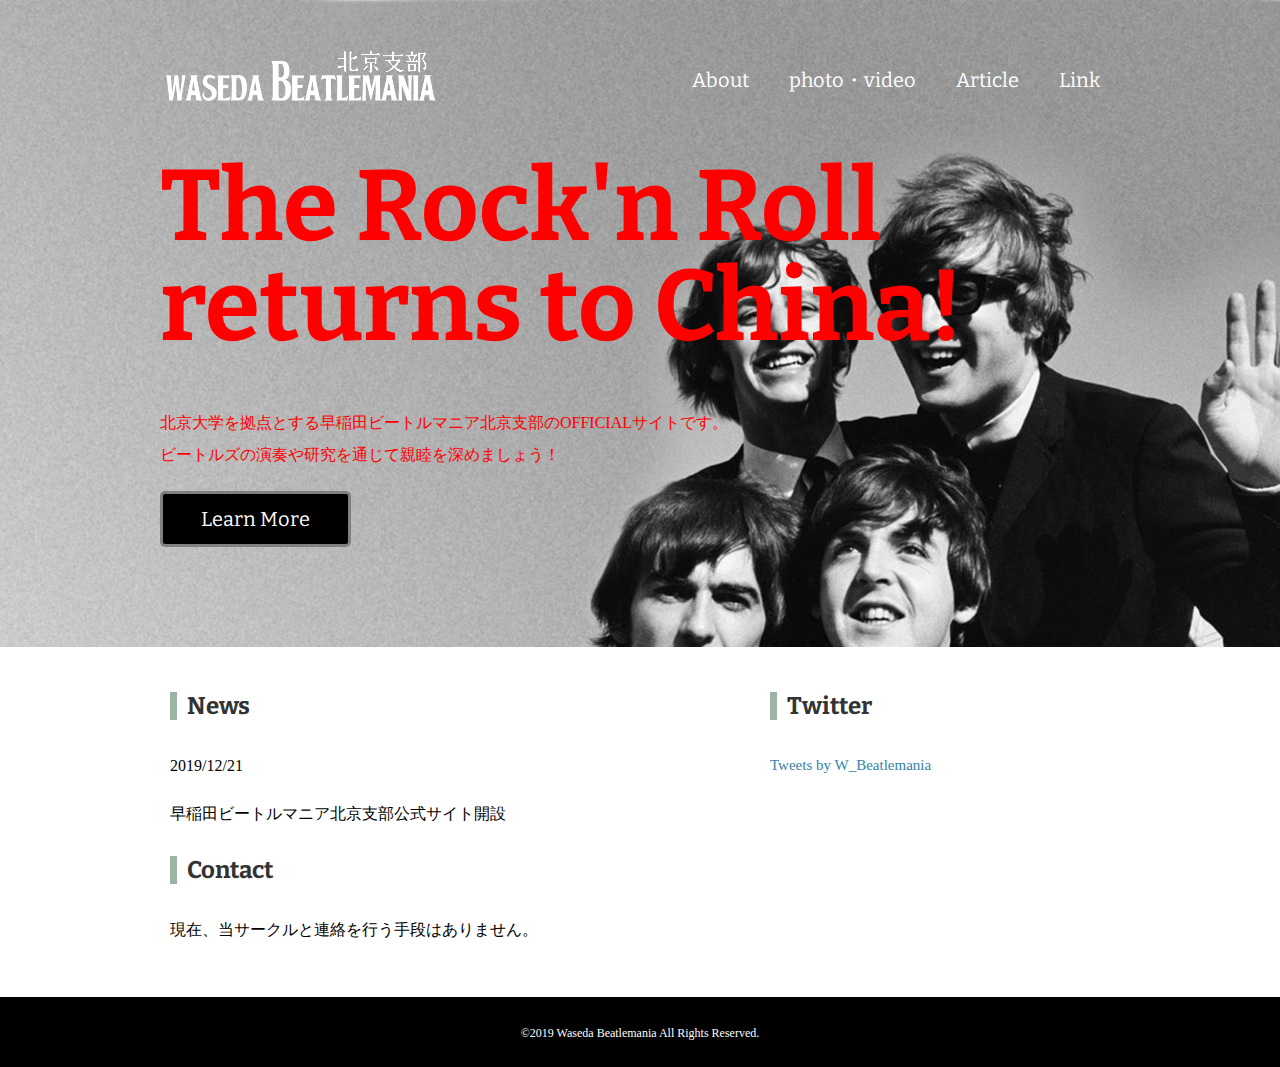
<file: index.html>
<!DOCTYPE html>
<html>
<head>
<meta charset="UTF-8">
<title>早稲田ビートルマニア北京支部</title>
<link href="https://fonts.googleapis.com/css?family=Bitter:400,700&display=swap" rel="stylesheet">
<link href="css/style.css" rel="stylesheet">
<link href="favicon.ico" rel="shortcut icon">
</head>
<body id="index">
  
  <!-- header始まり -->
  <header>
    <div class="logo">
        <a href="index.html"><img src="images/waseda-beatle-logo.png" alt="WASEDA BEATLEMANIA BEIJIN"></a>
    </div>
    <nav>
      <ul class="global-nav">
        <li><a href="about.html">About</a></li>
        <li><a href="photo・video.html">photo・video</a></li>
        <li><a href="article.html">Article</a></li>
        <li><a href="link.html">Link</a></li>
      </ul>
    </nav>
  </header>
  <!--  header終わり -->
  
  <!--  wrap始まり -->
  <div id="wrap">
    <div class="content">
      <h1>The Rock'n Roll returns to China!</h1>
      <p>北京大学を拠点とする早稲田ビートルマニア北京支部のOFFICIALサイトです。<br>ビートルズの演奏や研究を通じて親睦を深めましょう！</p>
      <p class="btn"><a href="about.html">Learn More</a></p>
    </div>
    <div class="sub-content clearfix">
      <div class="width960">
        <div class="sub-main">
          <h2 class="icon">News</h2>
          <p>2019/12/21</p>
          <p>早稲田ビートルマニア北京支部公式サイト開設</p>
          <h2 class="icon">Contact</h2>
          <p>現在、当サークルと連絡を行う手段はありません。</p>
        </div>
        <section class="twitter">
            <h2 class="icon">Twitter</h2>
            <a class="twitter-timeline" data-width="360" data-height="500" data-theme="dark" href="https://twitter.com/W_Beatlemania?ref_src=twsrc%5Etfw">Tweets by W_Beatlemania</a> <script async src="https://platform.twitter.com/widgets.js" charset="utf-8"></script>
         </section>
      </div>
    </div>
  </div>
  <!--  wrap終わり-->
  
  <!-- footer終わり  -->
  <footer>
    <small>©2019 Waseda Beatlemania All Rights Reserved.</small>
  </footer>
  <!-- footer終わり -->
  
</body>
</html>
</file>
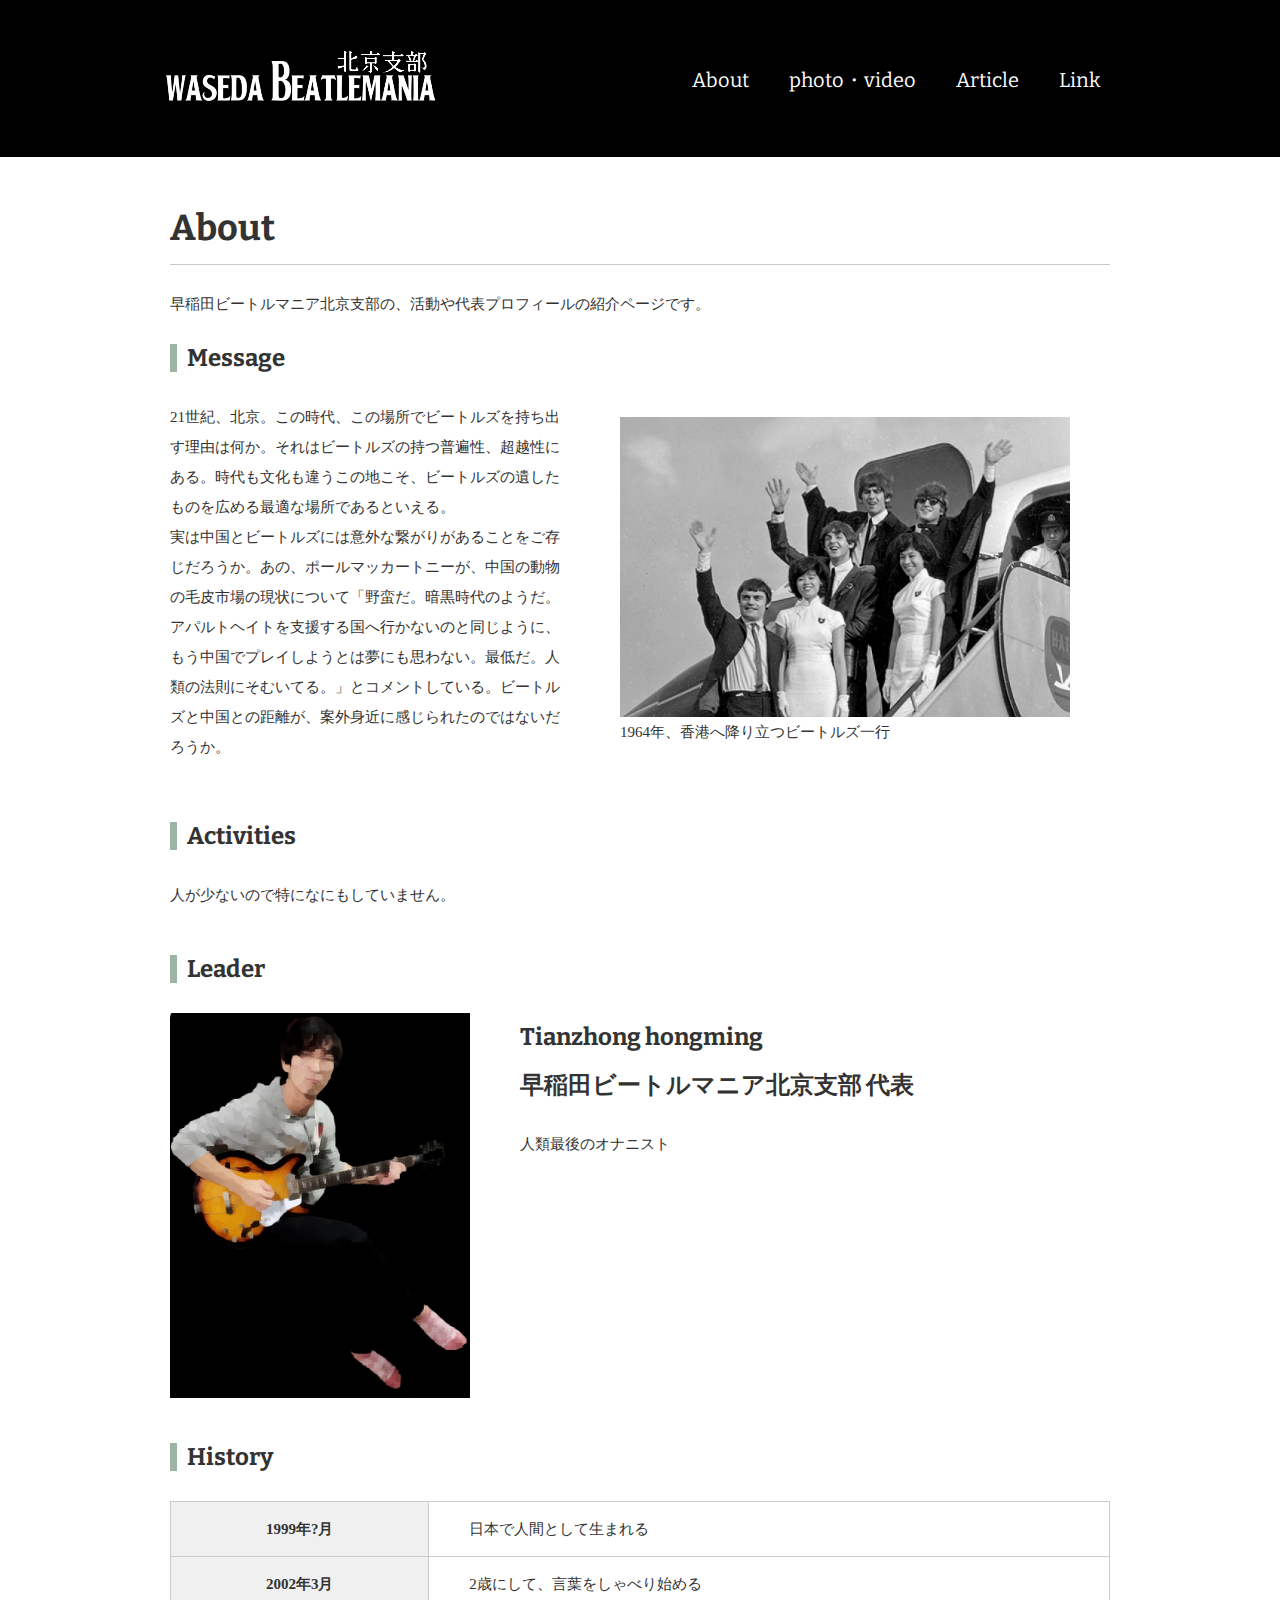
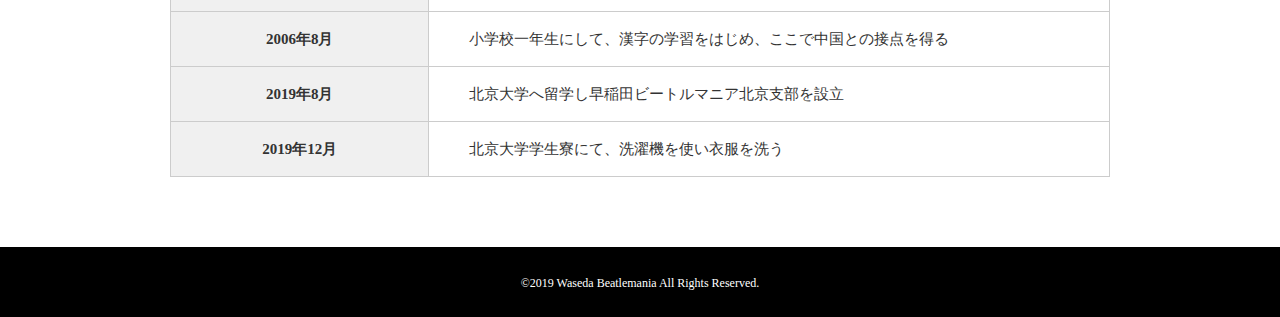
<file: about.html>
<!DOCTYPE html>
<html>
<head>
<meta charset="UTF-8">
<title>About｜早稲田ビートルマニア北京支部</title>
<link href="https://fonts.googleapis.com/css?family=Bitter:400,700&display=swap" rel="stylesheet">
<link href="css/style.css" rel="stylesheet">
<link href="favicon.ico" rel="shortcut icon">
</head>
<body id="about">
  
  <!-- header始まり -->
  <header>
    <div class="logo">
        <a href="index.html"><img src="images/waseda-beatle-logo.png" alt="WASEDA BEATLEMANIA BEIJIN"></a>
    </div>
    <nav>
      <ul class="global-nav">
        <li><a href="about.html">About</a></li>
        <li><a href="photo・video.html">photo・video</a></li>
        <li><a href="article.html">Article</a></li>
        <li><a href="link.html">Link</a></li>
      </ul>
    </nav>
  </header>
  <!--  header終わり -->
  
  <!--  wrap始まり -->
  <div id="wrap">
    <div class="content">
      <div class="main-center">
        <h1>About</h1>
        <p>早稲田ビートルマニア北京支部の、活動や代表プロフィールの紹介ページです。</p>
        <section class="clearfix">
          <h2 class="icon">Message</h2>
          <div class="message">
           <p>21世紀、北京。この時代、この場所でビートルズを持ち出す理由は何か。それはビートルズの持つ普遍性、超越性にある。時代も文化も違うこの地こそ、ビートルズの遺したものを広める最適な場所であるといえる。<br>実は中国とビートルズには意外な繋がりがあることをご存じだろうか。あの、ポールマッカートニーが、中国の動物の毛皮市場の現状について「野蛮だ。暗黒時代のようだ。アパルトヘイトを支援する国へ行かないのと同じように、もう中国でプレイしようとは夢にも思わない。最低だ。人類の法則にそむいてる。」とコメントしている。ビートルズと中国との距離が、案外身近に感じられたのではないだろうか。</p>
          </div>
          <figure>
           <img src="images/scmp_08jun64_fe_beatles1_3106-1_37140521.jpg" />
           <figcaption>1964年、香港へ降り立つビートルズ一行</figcaption>
          </figure>
        </section>
        <section>
          <h2 class="icon">Activities</h2>
          <p>人が少ないので特になにもしていません。</p>
        </section>
        <section class="profile clearfix">
          <div class="profile-txt">
            <h2 class="icon">Leader</h2>
          </div>
          <img src="images/sketch1560600537556.jpg" alt="プロフィール画像" class="profile-image">
          <div class="profile-tanaka">
           <h2>Tianzhong hongming<br>早稲田ビートルマニア北京支部 代表</h2>
           <p>人類最後のオナニスト</p>
          </div>
        </section>
        <section class="career">
          <h2 class="icon">History</h2>
          <table>
            <tr>
              <th>1999年?月</th>
              <td>日本で人間として生まれる</td>
            </tr>
            <tr>
              <th>2002年3月</th>
              <td>2歳にして、言葉をしゃべり始める</td>
            </tr>
            <tr>
              <th>2006年8月</th>
              <td>小学校一年生にして、漢字の学習をはじめ、ここで中国との接点を得る</td>
            </tr>
            <tr>
              <th>2019年8月</th>
              <td>北京大学へ留学し早稲田ビートルマニア北京支部を設立</td>
            </tr>
            <tr>
              <th>2019年12月</th>
              <td>北京大学学生寮にて、洗濯機を使い衣服を洗う</td>
            </tr>
          </table>
        </section>
      </div>
    </div>
  </div>
  <!--  wrap終わり-->
  
  <!-- footer終わり  -->
  <footer>
    <small>©2019 Waseda Beatlemania All Rights Reserved.</small>
  </footer>
  <!-- footer終わり -->
  
</body>
</html>
</file>
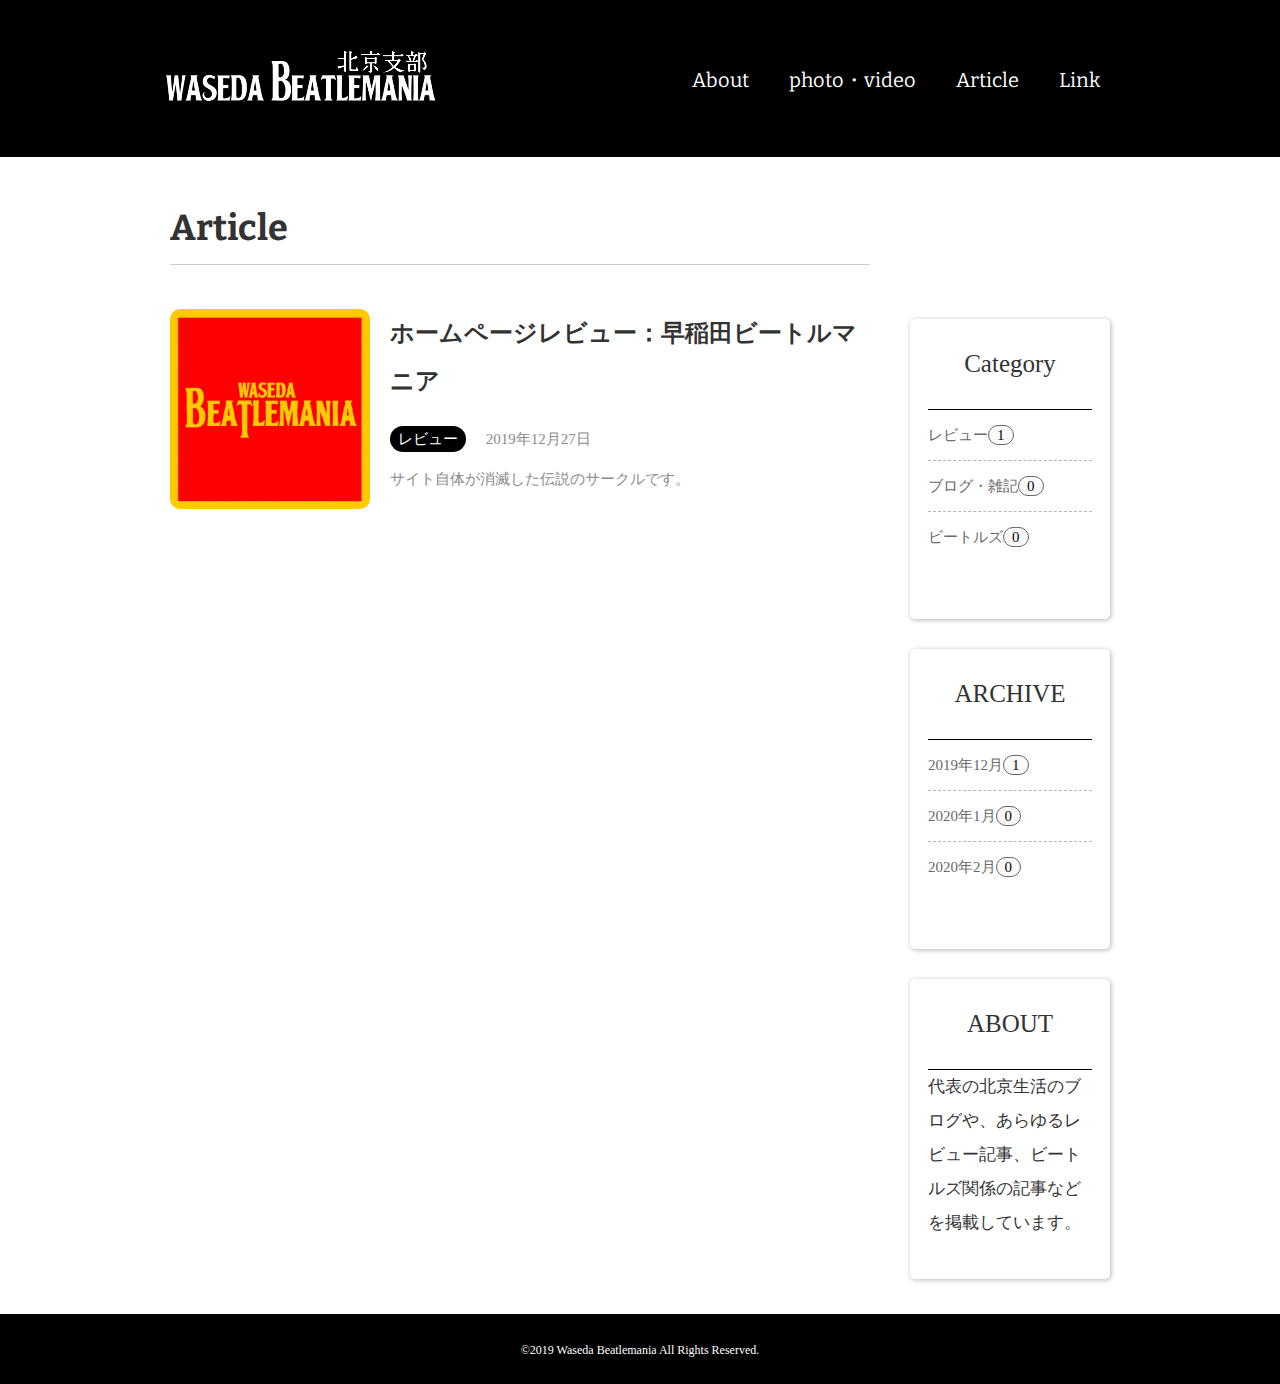
<file: article.html>
<!DOCTYPE html>
<html>
<head>
<meta charset="UTF-8">
<title>Articles｜早稲田ビートルマニア北京支部</title>
<link href="https://fonts.googleapis.com/css?family=Bitter:400,700&display=swap" rel="stylesheet">
<link href="css/style.css" rel="stylesheet">
</head>
<body id="article">
  
  <!-- header始まり -->
  <header>
    <div class="logo">
        <a href="index.html"><img src="images/waseda-beatle-logo.png" alt="WASEDA BEATLEMANIA BEIJIN"></a>
    </div>
    <nav>
      <ul class="global-nav">
        <li><a href="about.html">About</a></li>
        <li><a href="photo・video.html">photo・video</a></li>
        <li><a href="article.html">Article</a></li>
        <li><a href="link.html">Link</a></li>
      </ul>
    </nav>
  </header>
  <!--  header終わり -->
  
  <!--  wrap始まり -->
  <div id="wrap" class="clearfix">
    <div class="content">
      <div class="article-main">
        <h1>Article</h1>
        <div class="article-box">
          <figure><img src="images/waseda-beatlemania.jpg"></figure>
          <div class="article-info">
            <h2>ホームページレビュー：早稲田ビートルマニア</h2>
            <span class="article-category">レビュー</span>
            <time class="article-date">2019年12月27日</time>
            <p>サイト自体が消滅した伝説のサークルです。<p>
          </div>
        </div>
      </div>
      <div id="content-sub">
      <div class="widget">
        <div class="widget-title">Category</div>
        <ul>
          <li>レビュー<span>1</span></li>
          <li>ブログ・雑記<span>0</span></li>
          <li>ビートルズ<span>0</span></li>
        </ul>
      </div>
      <div class="widget">
        <div class="widget-title">ARCHIVE</div>
        <ul>
          <li>2019年12月<span>1</span></li>
          <li>2020年1月<span>0</span></li>
          <li>2020年2月<span>0</span></li>
        </ul>
      </div>
      <div class="widget">
	    <span class="widget-title">ABOUT</span>
	    <p>代表の北京生活のブログや、あらゆるレビュー記事、ビートルズ関係の記事などを掲載しています。</p>
      </div>
    </div>
    </div>
  </div>
  <!--  wrap終わり-->
  
  <!-- footer終わり  -->
  <footer>
    <small>©2019 Waseda Beatlemania All Rights Reserved.</small>
  </footer>
  <!-- footer終わり -->
  
</body>
</html>
</file>
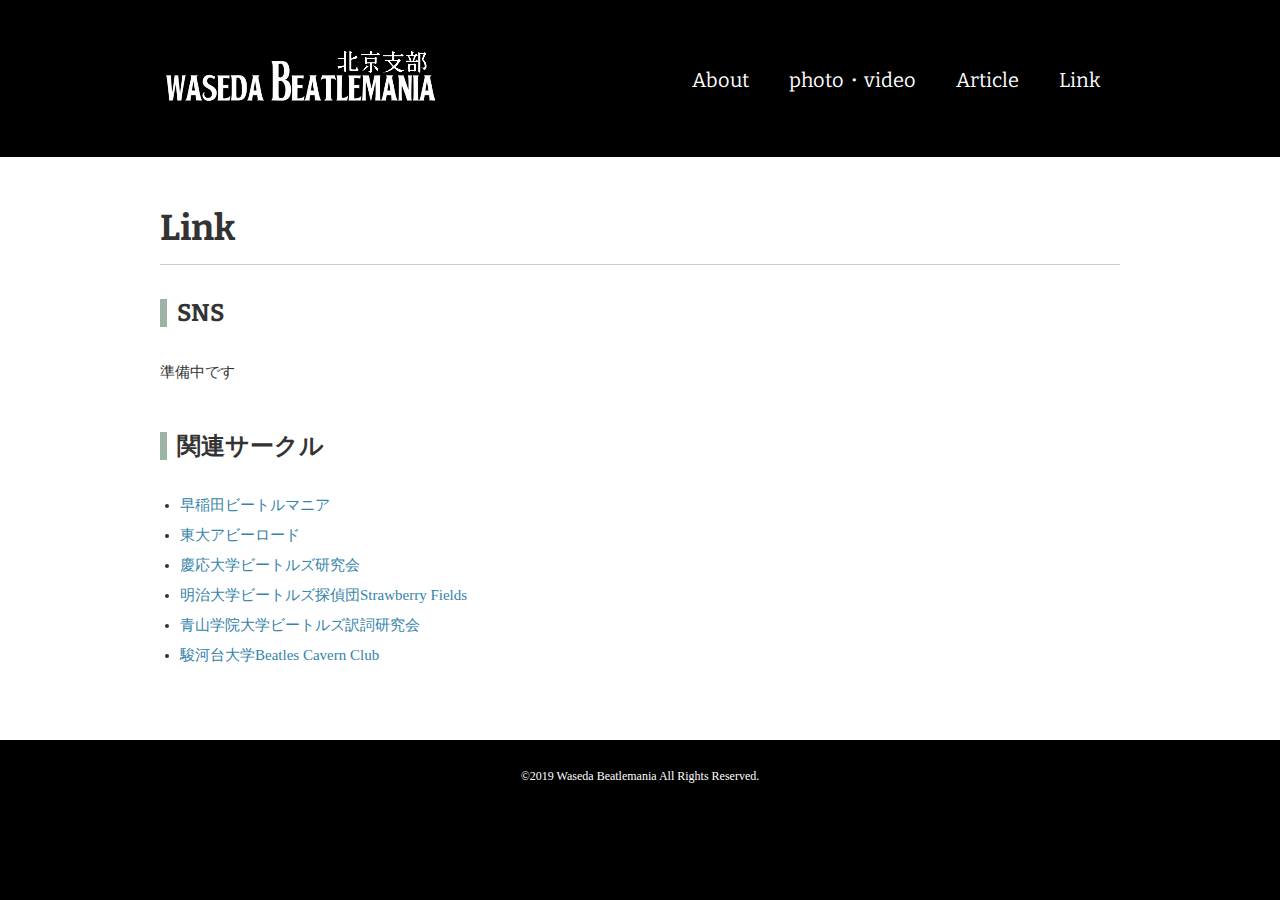
<file: link.html>
<!DOCTYPE html>
<html>
<head>
<meta charset="UTF-8">
<title>Link｜早稲田ビートルマニア北京支部</title>
<link href="https://fonts.googleapis.com/css?family=Bitter:400,700&display=swap" rel="stylesheet">
<link href="css/style.css" rel="stylesheet">
</head>
<body id="link">
  
  <!-- header始まり -->
  <header>
    <div class="logo">
        <a href="index.html"><img src="images/waseda-beatle-logo.png" alt="WASEDA BEATLEMANIA BEIJIN"></a>
    </div>
    <nav>
      <ul class="global-nav">
        <li><a href="about.html">About</a></li>
        <li><a href="photo・video.html">photo・video</a></li>
        <li><a href="article.html">Article</a></li>
        <li><a href="link.html">Link</a></li>
      </ul>
    </nav>
  </header>
  <!--  header終わり -->
  
  <!--  wrap始まり -->
  <div id="wrap">
    <div class="content">
      <h1>Link</h1>
      <section>
        <h2  class="icon">SNS</h2>
        <p>準備中です</p>
      </section>
      <section>
        <h2 class="icon">関連サークル</h2>
        <ul class="kanren">
          <li><a href="http://beatlemania.main.jp/">早稲田ビートルマニア</a></li>
            <li><a href="http://www.todai-abbey.com//">東大アビーロード</a></li>
          <li><a href="http://kbla.blog41.fc2.com/">慶応大学ビートルズ研究会</a></li>
          <li><a href="http://strawberryfields2011.web.fc2.com/">明治大学ビートルズ探偵団Strawberry Fields</a></li>
          <li><a href="http://bken.client.jp/">青山学院大学ビートルズ訳詞研究会</a></li>
          <li><a href="http://subcc.web.fc2.com/">駿河台大学Beatles Cavern Club</a></li>
        </ul>
      </section>
    </div>
  </div>
  <!--  wrap終わり-->
  
  <!-- footer終わり  -->
  <footer>
    <small>©2019 Waseda Beatlemania All Rights Reserved.</small>
  </footer>
  <!-- footer終わり -->
  
</body>
</html>
</file>
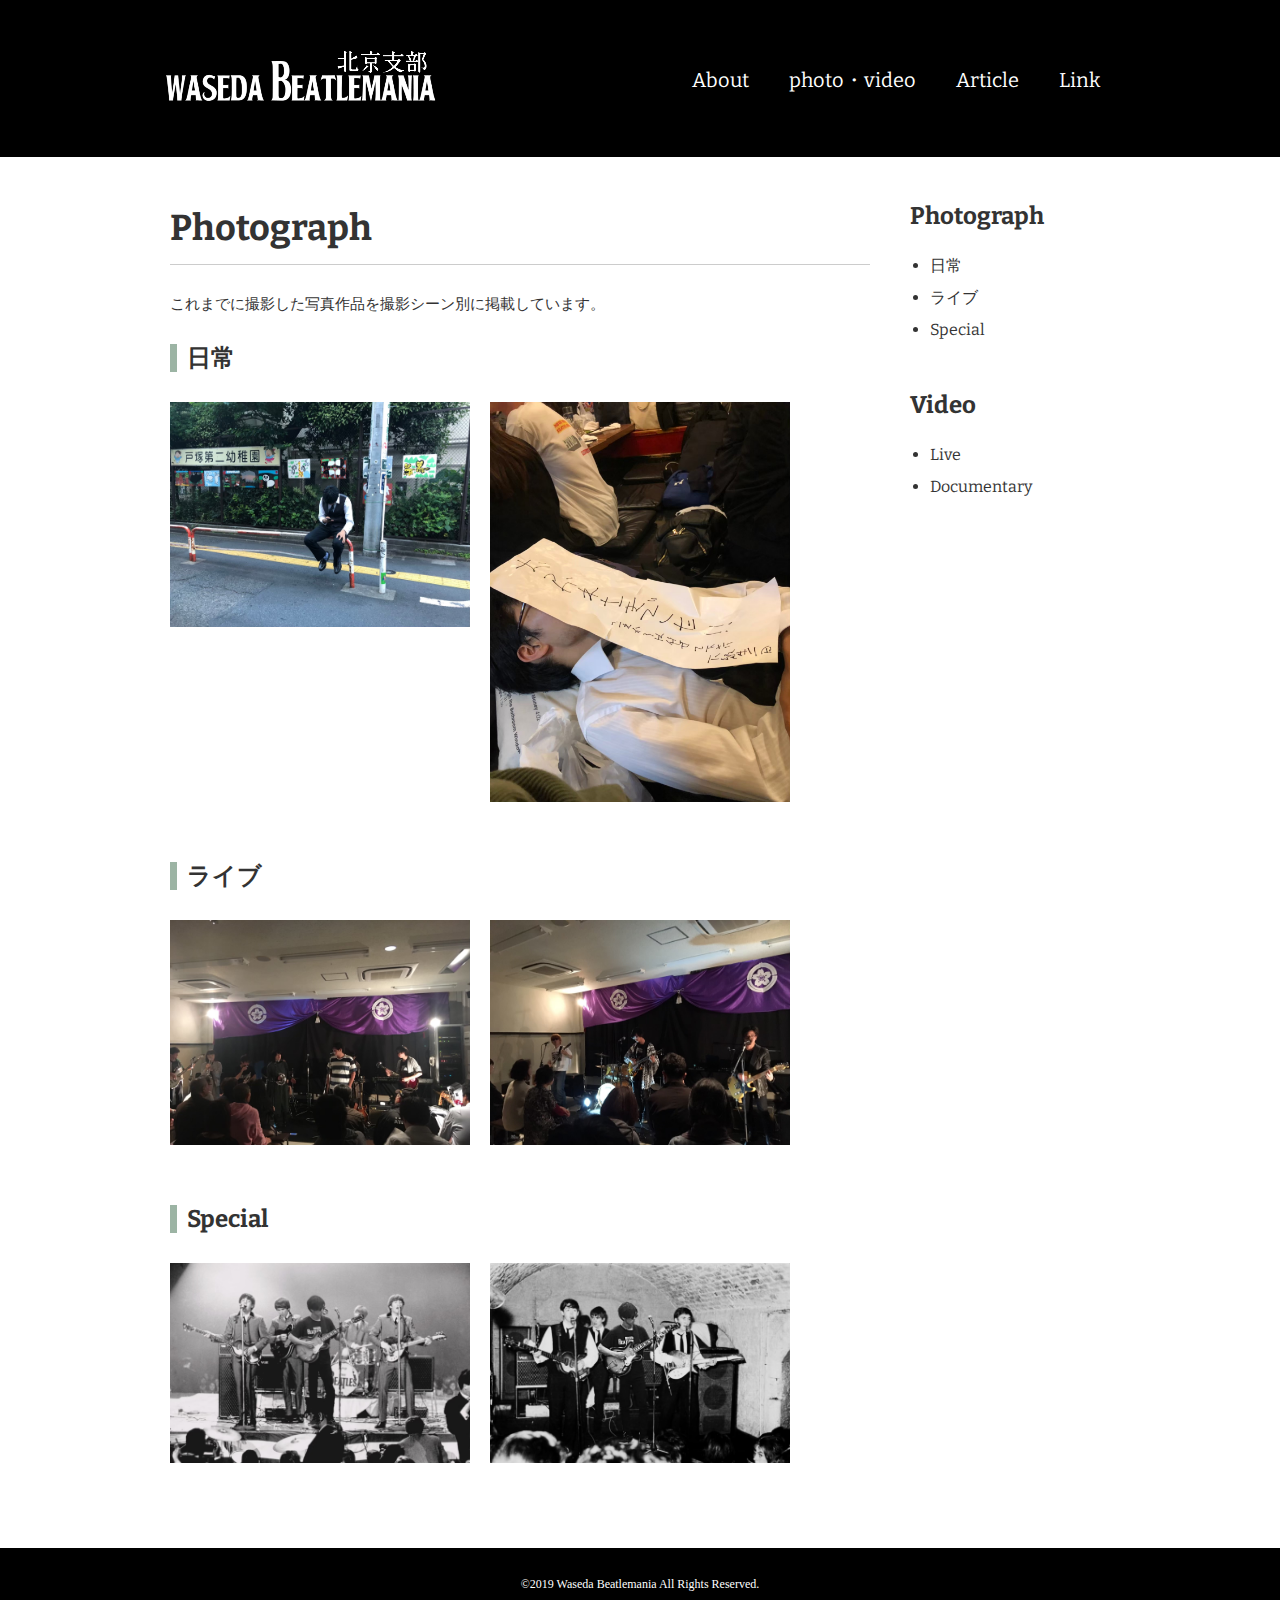
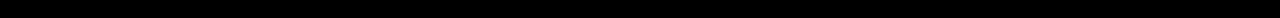
<file: photograph.html>
<!DOCTYPE html>
<html>
<head>
<meta charset="UTF-8">
<title>Photograph｜早稲田ビートルマニア北京支部</title>
<link href="https://fonts.googleapis.com/css?family=Bitter:400,700&display=swap" rel="stylesheet">
<link href="css/style.css" rel="stylesheet">
</head>
<body id="photograph">
  
  <!-- header始まり -->
  <header>
    <div class="logo">
        <a href="index.html"><img src="images/waseda-beatle-logo.png" alt="WASEDA BEATLEMANIA BEIJIN"></a>
    </div>
    <nav>
      <ul class="global-nav">
        <li><a href="about.html">About</a></li>
        <li><a href="photo・video.html">photo・video</a></li>
        <li><a href="article.html">Article</a></li>
        <li><a href="link.html">Link</a></li>
      </ul>
    </nav>
  </header>
  <!--  header終わり -->
  
  <!--  wrap始まり -->
  <div id="wrap" class="clearfix">
    <div class="content">
      <div class="main">
        <h1>Photograph</h1>
        <p>これまでに撮影した写真作品を撮影シーン別に掲載しています。</p>
        <section id="city">
          <h2 class="icon">日常</h2>
          <ul class="clearfix photograph-list">
            <li><img src="images/zaki.jpg" alt="ざき" class="photo"></li>
            <li><img src="images/otsukaresamadeshita.jpg" alt="お疲れさまでした" class="photo"></li>
          </ul>
        </section>
        <section id="beach">
          <h2 class="icon">ライブ</h2>
          <ul class="clearfix photograph-list">
            <li><img src="images/live-1.jpg" alt="2018 1" class="photo"></li>
            <li><img src="images/live-2.jpg" alt="2018 2" class="photo"></li>
          </ul>
        </section>
         <section id="forest">
          <h2 class="icon">Special</h2>
          <ul class="clearfix photograph-list">
            <li><img src="images/beatles-1.jpg" alt="ビートルズコラボ" class="photo"></li>
            <li><img src="images/beatles-2.jpg" alt="ビートルズコラボ２" class="photo"></li>
          </ul>
        </section>
      </div>
      <aside class="sidebar">
        <section>
          <h2>Photograph</h2>
          <ul>
            <li><a href="photograph.html#city">日常</a></li>
            <li><a href="photograph.html#beach">ライブ</a></li>
            <li><a href="photograph.html#forest">Special</a></li>
          </ul>
        </section>
        <section>
          <h2>Video</h2>
          <ul>
            <li><a href="video.html#movie">Live</a></li>
            <li><a href="video.html#short">Documentary</a></li>
          </ul>
        </section>
      </aside>    
    </div>
  </div>
  <!--  wrap終わり-->
  
  <!-- footer終わり  -->
  <footer>
    <small>©2019 Waseda Beatlemania All Rights Reserved.</small>
  </footer>
  <!-- footer終わり -->
  
</body>
</html>
</file>
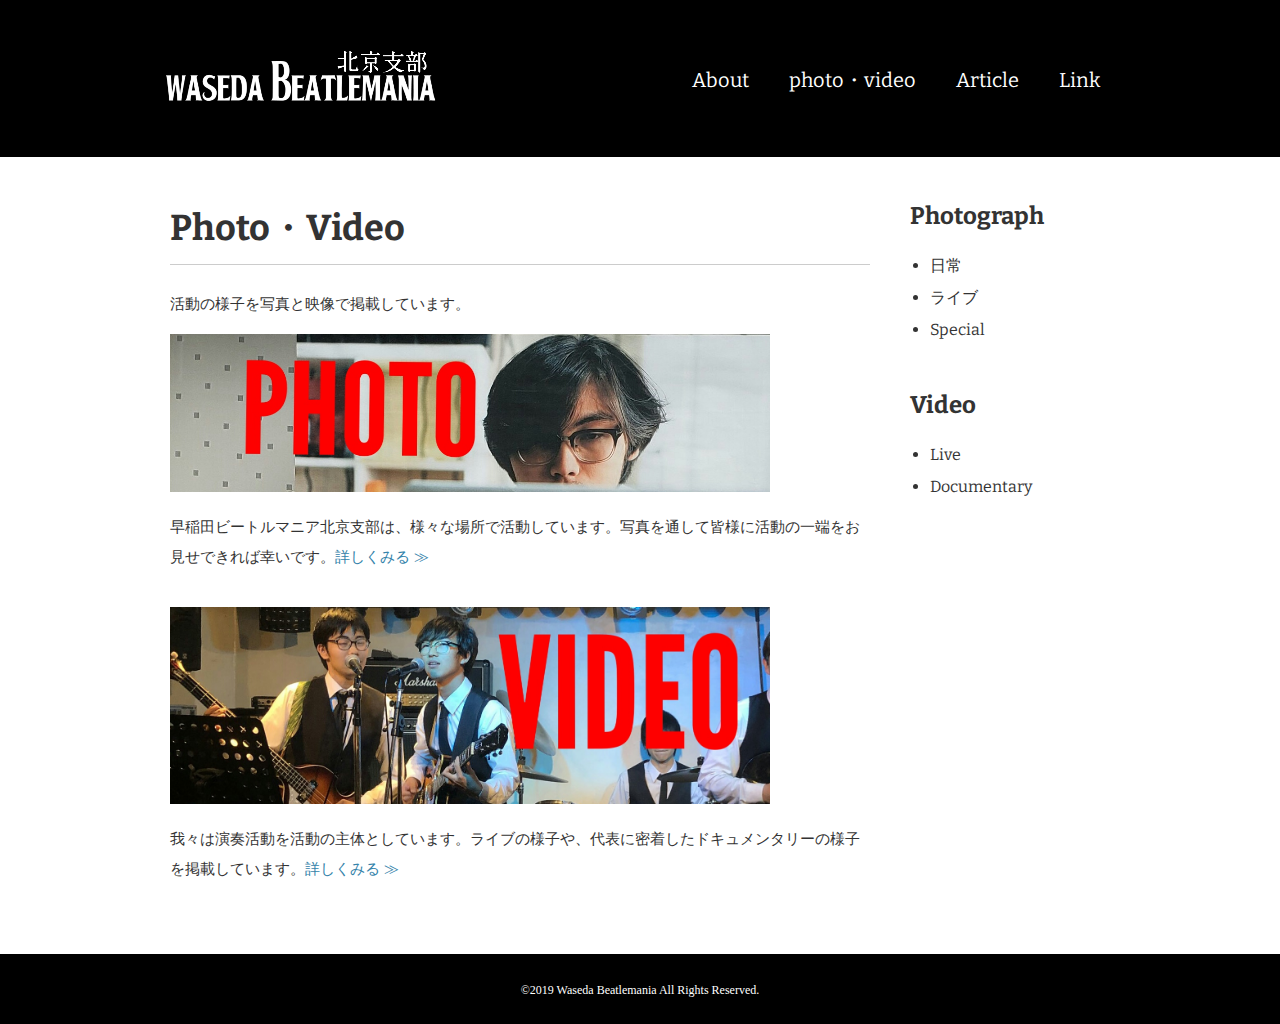
<file: photo・video.html>
<!DOCTYPE html>
<html>
<head>
<meta charset="UTF-8">
<title>Photo・Video｜早稲田ビートルマニア北京支部</title>
<link href="https://fonts.googleapis.com/css?family=Bitter:400,700&display=swap" rel="stylesheet">
<link href="css/style.css" rel="stylesheet">
</head>
<body id="photo・video">
  
  <!-- header始まり -->
  <header>
    <div class="logo">
        <a href="index.html"><img src="images/waseda-beatle-logo.png" alt="WASEDA BEATLEMANIA BEIJIN"></a>
    </div>
    <nav>
      <ul class="global-nav">
        <li><a href="about.html">About</a></li>
        <li><a href="photo・video.html">photo・video</a></li>
        <li><a href="article.html">Article</a></li>
        <li><a href="link.html">Link</a></li>
      </ul>
    </nav>
  </header>
  <!--  header終わり -->
  
  <!--  wrap始まり -->
  <div id="wrap" class="clearfix">
    <div class="content">
      <div class="main">
        <h1>Photo・Video</h1>
        <p>活動の様子を写真と映像で掲載しています。</p>
        <section>
          <h2><a href="photograph.html"><img src="images/photo.jpg" alt="PHOTOGRAPH" class="photo-image"></a></h2>
          <p>早稲田ビートルマニア北京支部は、様々な場所で活動しています。写真を通して皆様に活動の一端をお見せできれば幸いです。<a href="photograph.html">詳しくみる ≫</a></p>
        </section>
        <section>
          <h2><a href="video.html"><img src="images/video.jpg" alt="VIDEO" class="video-image"></a></h2>
          <p>我々は演奏活動を活動の主体としています。ライブの様子や、代表に密着したドキュメンタリーの様子を掲載しています。<a href="photograph.html">詳しくみる ≫</a></p>
        </section>
      </div>
      <aside class="sidebar">
        <section>
          <h2>Photograph</h2>
          <ul>
            <li><a href="photograph.html#city">日常</a></li>
            <li><a href="photograph.html#beach">ライブ</a></li>
            <li><a href="photograph.html#forest">Special</a></li>
          </ul>
        </section>
        <section>
          <h2>Video</h2>
          <ul>
            <li><a href="video.html#movie">Live</a></li>
            <li><a href="video.html#short">Documentary</a></li>
          </ul>
        </section>
      </aside>
    </div>
  </div>
  <!--  wrap終わり-->
  
  <!-- footer終わり  -->
  <footer>
    <small>©2019 Waseda Beatlemania All Rights Reserved.</small>
  </footer>
  <!-- footer終わり -->
  
</body>
</html>
</file>
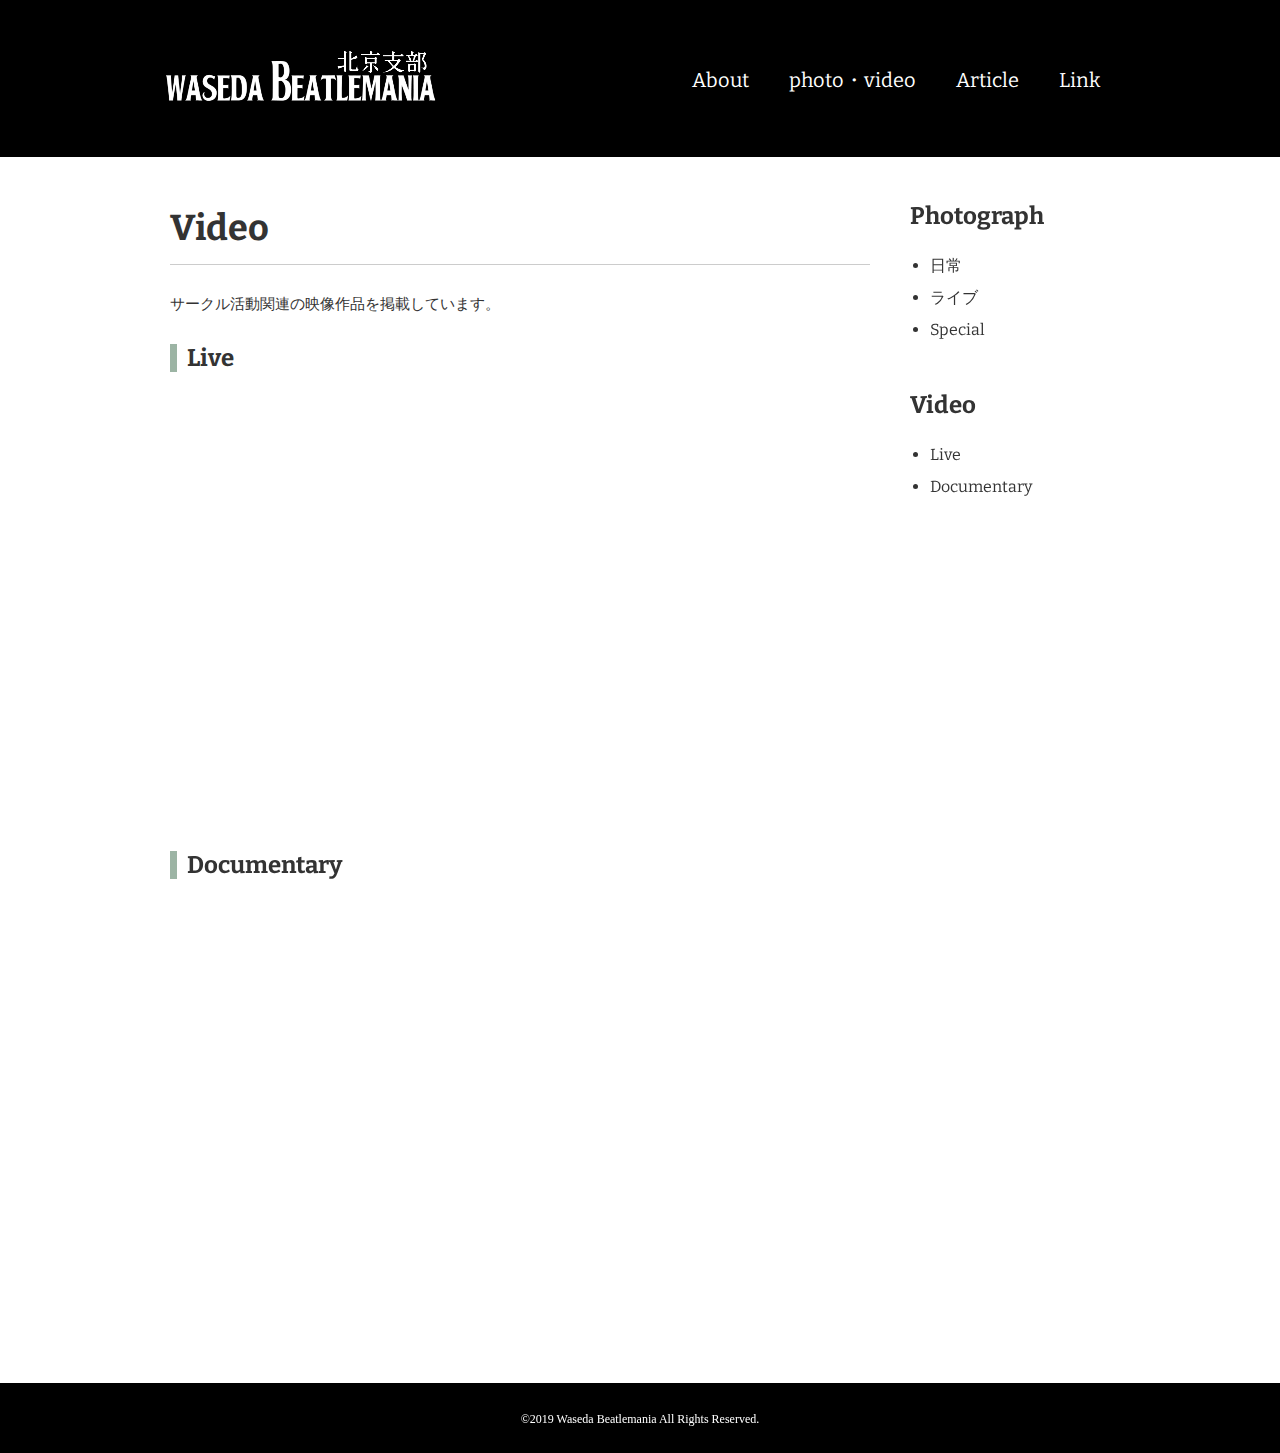
<file: video.html>
<!DOCTYPE html>
<html>
<head>
<meta charset="UTF-8">
<title>Video｜早稲田ビートルマニア北京支部</title>
<link href="https://fonts.googleapis.com/css?family=Bitter:400,700" rel="stylesheet">
<link href="css/style.css" rel="stylesheet">
</head>
<body id="video">
  
  <!-- header始まり -->
  <header>
    <div class="logo">
      <a href="index.html"><img src="images/waseda-beatle-logo.png" alt="WASEDA BEATLEMANIA BEIJIN"></a>
    </div>
    <nav>
      <ul class="global-nav">
        <li><a href="about.html">About</a></li>
        <li><a href="photo・video.html">photo・video</a></li>
        <li><a href="article.html">Article</a></li>
        <li><a href="link.html">Link</a></li>
      </ul>
    </nav>
  </header>
  <!-- header終わり -->
  
  <!-- wrap始まり -->
  <div id="wrap" class="clearfix">
    <div class="content">
      <div class="main">
        <h1>Video</h1>
        <p>サークル活動関連の映像作品を掲載しています。</p>
        <section id="movie">
          <h2 class="icon">Live</h2>
          <iframe width="700" height="394" src="https://www.youtube.com/embed/gBxt1IRsNMM" frameborder="0" allow="accelerometer; autoplay; encrypted-media; gyroscope; picture-in-picture" allowfullscreen></iframe>
        </section>
		<section id="short-film">
          <h2 class="icon">Documentary</h2> 
          <iframe width="700" height="394" src="https://www.youtube.com/embed/dCMrtyXTK14" frameborder="0" allow="accelerometer; autoplay; encrypted-media; gyroscope; picture-in-picture" allowfullscreen></iframe>
        </section>
      </div>
      <aside class="sidebar">
        <section>
          <h2>Photograph</h2>
          <ul>
            <li><a href="photograph.html#city">日常</a></li>
            <li><a href="photograph.html#beach">ライブ</a></li>
            <li><a href="photograph.html#forest">Special</a></li>
          </ul>
        </section>
        <section>
          <h2>Video</h2>
          <ul>
            <li><a href="video.html#movie">Live</a></li>
            <li><a href="video.html#short">Documentary</a></li>
          </ul>
        </section>
      </aside>
    </div>
  </div>
  <!-- wrap終わり -->
  
  <!-- footer始まり -->
  <footer>
    <small>©2019 Waseda Beatlemania All Rights Reserved.</small>
  </footer>
  <!-- footer終わり -->
  
</body>
</html>
</file>
<file: css/style.css>
@charset "utf-8";

body {
  margin: 0;
  padding: 0;
  background-color: black;
  color: #333333;
  font-size: 15px;
  line-height: 2;
}

p,h1,h2,h3,h4,h5,h6 {
  margin-top: 0;
}

img {
  vertical-align: bottom;
}

ul {
  margin: 0;
  padding: 0;
}

a {
  color: #3583aa;
  text-decoration: none;
}

a:visited {
  color: #788d98;
}

a:hover {
  text-decoration: underline;
}

header {
  width: 960px;
  height: 0px;
  margin: 0 auto;
}

.logo{
  float: left;
  margin-top: 0px;
}

.global-nav {
  float: right;
  margin-top: 60px
}

.global-nav li {
  float: left;
  margin: 0 20px;
  font-size: 20px;
  list-style: none;
  font-family: 'Bitter', serif;
}

.global-nav li a {
   color: #ffffff;
}

.global-nav li a:hover {
  border-bottom: 2px solid #ffffff;
  padding-bottom: 3px;
  text-decoration: none;
}

#wrap {
  clear: both;
  background-color: #ffffff;
  margin-top: 220px;
  padding: 35px 0;
}

.content {
  width: 960px;
  margin: 0 auto;
}

footer {
  text-align: center;
  color: #ffffff;
  padding: 20px 0;
  background-color: black;
}

footer small {
  font-size: 12px;
}

#index h1 {
  font-size: 100px;
  line-height: 1;
  color : red;
  font-family: 'bitter' , serif;
  margin-bottom: 50px;
  border: none;
}

#index .content {
  margin-top: 150px;
}

#index p {
  font-size: 16px;
  color: red;
}

.btn a {
  background-color: black;
  color: #ffffff;
  font-size: 20px;
  font-family: 'bitter', serif;
  width: 185px;
  display: block;
  text-align: center;
  line-height: 50px;
  margin-top: 20px;
  border-radius: 5px;
  border: 3px solid gray;
}

.btn a:hover {
  text-decoration: none;
  background-color: #ffffff;
  color: black;
}

#index {
  background-image: url(../images/325763.jpg);
  background-repeat: no-repeat;
  background-position: center center;
  background-attachment: fixed;
  background-size: cover;
}

.main-center {
  width: 940px;
  margin: 0 auto;
}

h1 {
  font-family: 'bitter' , serif;
  font-size: 36px;
  border-bottom: 1px solid #cccccc;
}

h2 {
  font-family: 'bitter' , serif;
  font-size: 24px;
}

.icon:before {
  content: "";
  padding-right: 10px;
  border-left: 7px solid #9cb4a4
}

#about .profile-txt span {
  font-weight: bold;
}

.clearfix:after {
  content:"";
  display: block;
  clear: both;
}

section {
  margin-bottom: 35px;
}

#about .career th {
  width: 240px;
  background-color: #f0f0f0;
  padding: 12px;
  border: 1px solid #cccccc
}

#about .career td {
  width: 660px;
  padding: 12px 0 12px 40px;
  border: 1px solid #cccccc;
}

table {
  border-spacing: 0;
  border-collapse: collapse;
}

#index #wrap {
  background-color: transparent;
  margin-top: 0;
  padding: 0;
}

.main {
  width: 700px;
  margin: 0 10px;
  float: left;
}

.sidebar {
  width: 200px;
  margin: 0 10px 0 30px;
  float: right;
  font-family: 'Bitter'
}

a img:hover {
  opacity: 0.8;
}

.sidebar h2 {
  margin-bottom: 10px;
}

.sidebar ul {
  font-size: 16px;
  margin-left: 20px;
}

.sidebar ul a {
  color: #333333;
}

#photograph .photograph-list li {
  float: left;
  list-style: none;
  margin: 0 20px 15px 0;
}

#photograph .photograph-list li:nth-child(3n){
  margin-right: 0
}

figure img {
  height: 300px;
  width: auto;
  
}

.message {
  width: 400px;
  float: left;
}

figure {
  float: right;
}

#about .profile-image {
  width: 300px;
  height: auto;
  float: left;
}

#about .profile-tanaka {
  margin-left: 350px;
}

#photo・video .video {
  height: 300px;
  width: auto;
}

#photo・video .photo-image {
  width: 600px;
  height: 158px
}

#photo・video .video-image {
  width: 600px;
  height: auto;
}

#photograph .photo{
  width: 300px
}

#link .kanren {
  margin-left: 20px;
}

#index .sub-content {
  clear: both;
  background-color: #ffffff;
  margin-top: 100px;
  padding: 35px 0;
}

#index .sub-content p {
  color: black;
}

#index .width960 {
  width: 960px;
  margin: 0 auto;
}

#index .sub-main {
  width: 500px;
  margin: 0 10px;
  float: left;
}

#article .article-box {
  height: 250px;
  margin-top: 20px;
  float: left;
}

#article .article-box figure {
  float: left;
  height: 220px;
  width: 220px;
  margin: 0;
}

#article .article-box figure img {
  height: 200px;
  width: 200px;
  border-radius: 10px;
}

#article .article-info {
  display: inline-block;
  float: right;
  width: 480px;
}

#article .article-info h2 {
  margin-bottom: 1.2rem;
}

#article .article-category {
  background-color: black;
	border-radius: 15px;
	color: white;
	padding: 5px 8px 5px 8px;
}

#article .article-date {
	color: #8B8B8B;
	margin-left: 1rem;
}

#article .article-box p {
  color: #8B8B8B;
  margin-top: 10px;
}

#content-sub .widget {	
	box-shadow: 1px 1px 5px rgba(0, 0, 0, 0.3);
	background-color: #fff;
	border-radius: 5px;
	margin-top: 30px;
	min-height: 300px;
	padding-left: 18px;
	padding-right: 18px;
}

#article .article-main {
  width: 700px;
  margin: 0 10px;
  float: ;
}

#content-sub {
  float: right;
  width: 200px;
  margin: 0 10px 0 30px;
}

#content-sub .widget-title {
	border-bottom: 1px solid black;
	display: block;
	font-size: 25px;
	text-align: center;
	padding-top: 20px;
	padding-bottom: 20px;
	width: 100%;
}

#content-sub .widget ul {
	list-style: none;
}

#content-sub .widget ul li {
	border-bottom: 1px dashed #B5B5B5;
	color: #686868;
	font-size: 15px;
	padding-top: 10px;
	padding-bottom: 10px;				
}

#content-sub .widget ul li span {
	background-color: #FAFAFA;
	border: 1px solid #686868;
	border-radius: 20px;
	color: #090909;
	padding: 1px 8px 1px 8px;
}

#content-sub .widget ul li:last-child {
	border-bottom: none;
}

#content-sub .widget p {
	font-size: 17px;
}

#index section.twitter {
  width: 350px;
  float: right;
}
</file>
